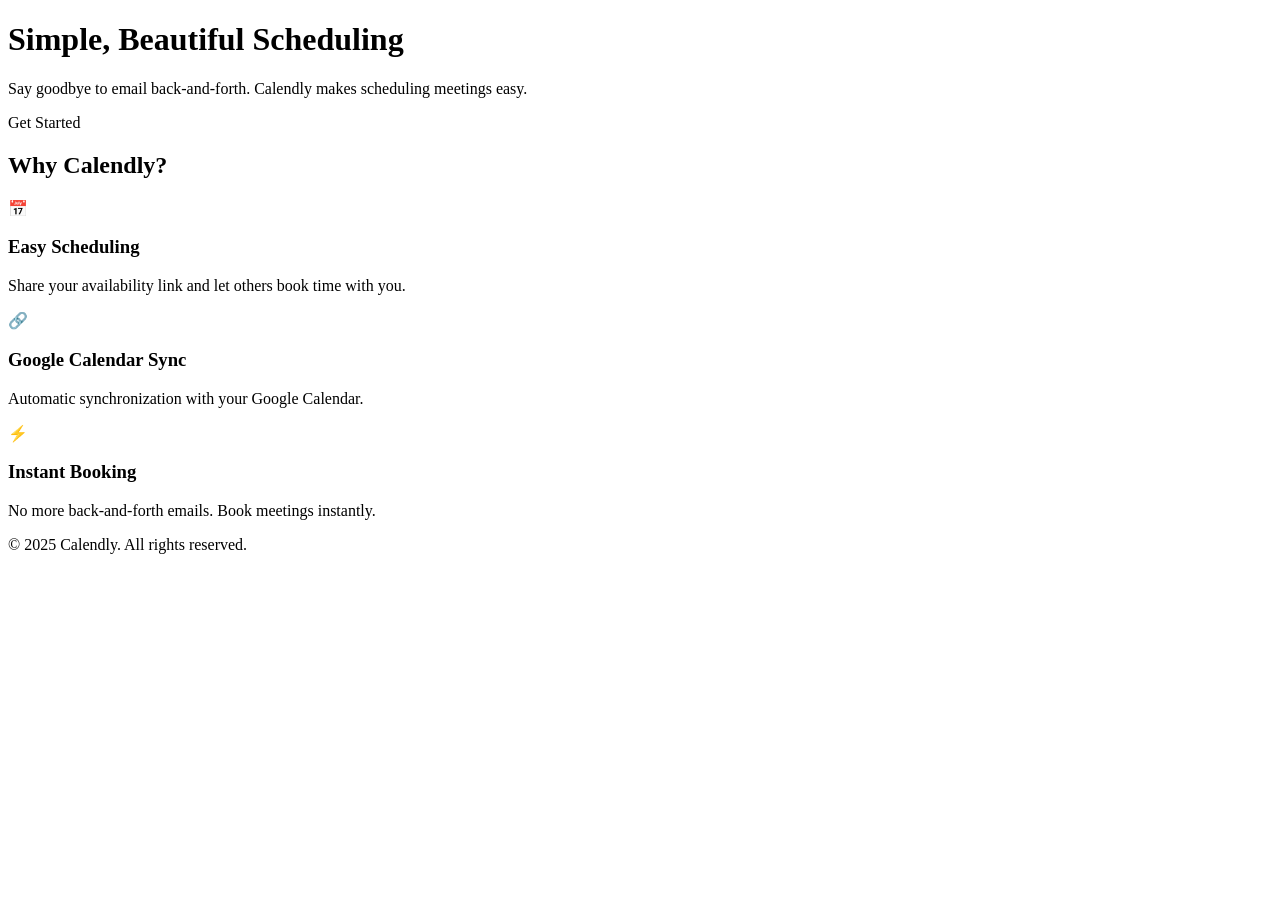
<file: src/main/resources/templates/index.html>
<!DOCTYPE html>
<html xmlns:th="http://www.thymeleaf.org">
<head>
    <meta charset="UTF-8">
    <meta name="viewport" content="width=device-width, initial-scale=1.0">
    <title>Calendit - Simple, Beautiful Scheduling</title>
    <link rel="stylesheet" th:href="@{/css/styles.css}">
</head>
<body>
<div class="hero">
    <div class="container">
        <div class="hero-content">
            <h1>Simple, Beautiful Scheduling</h1>
            <p>Say goodbye to email back-and-forth. Calendly makes scheduling meetings easy.</p>
            <a th:href="@{/login}" class="btn btn-primary btn-large">Get Started</a>
        </div>
    </div>
</div>

<div class="features">
    <div class="container">
        <h2>Why Calendly?</h2>
        <div class="feature-grid">
            <div class="feature-card">
                <div class="feature-icon">📅</div>
                <h3>Easy Scheduling</h3>
                <p>Share your availability link and let others book time with you.</p>
            </div>
            <div class="feature-card">
                <div class="feature-icon">🔗</div>
                <h3>Google Calendar Sync</h3>
                <p>Automatic synchronization with your Google Calendar.</p>
            </div>
            <div class="feature-card">
                <div class="feature-icon">⚡</div>
                <h3>Instant Booking</h3>
                <p>No more back-and-forth emails. Book meetings instantly.</p>
            </div>
        </div>
    </div>
</div>

<footer>
    <div class="container">
        <p>&copy; 2025 Calendly. All rights reserved.</p>
    </div>
</footer>
</body>
</html>
</file>
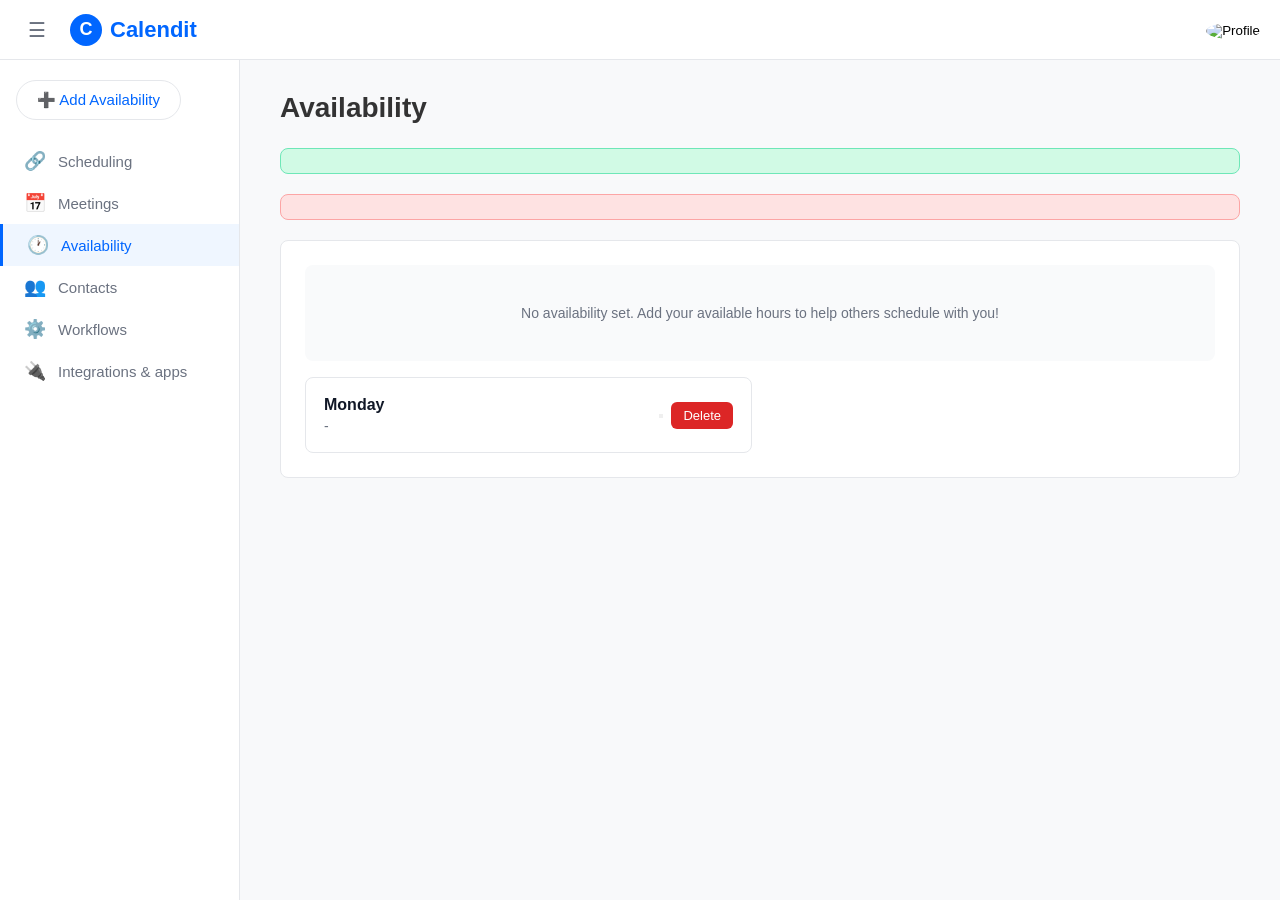
<file: src/main/resources/templates/availability.html>
<!DOCTYPE html>
<html xmlns:th="http://www.thymeleaf.org" xmlns:sec="http://www.thymeleaf.org/extras/spring-security">
<head>
    <meta charset="UTF-8">
    <meta name="viewport" content="width=device-width, initial-scale=1.0">
    <title>Availability - Calendit</title>
    <style>
        * {
            margin: 0;
            padding: 0;
            box-sizing: border-box;
        }

        body {
            font-family: -apple-system, BlinkMacSystemFont, 'Segoe UI', Roboto, 'Helvetica Neue', Arial, sans-serif;
            background-color: #f8f9fa;
            color: #333;
        }

        .navbar {
            background-color: #fff;
            border-bottom: 1px solid #e5e7eb;
            padding: 12px 20px;
            display: flex;
            justify-content: space-between;
            align-items: center;
            position: fixed;
            top: 0;
            left: 0;
            right: 0;
            z-index: 100;
            height: 60px;
        }

        .navbar-left {
            display: flex;
            align-items: center;
            gap: 16px;
        }

        .logo {
            display: flex;
            align-items: center;
            gap: 8px;
            font-size: 22px;
            font-weight: 600;
            color: #0066ff;
        }

        .logo-icon {
            width: 32px;
            height: 32px;
            background: #0066ff;
            border-radius: 50%;
            display: flex;
            align-items: center;
            justify-content: center;
            color: white;
            font-size: 18px;
        }

        .collapse-btn {
            background: none;
            border: none;
            font-size: 20px;
            cursor: pointer;
            padding: 8px;
            color: #6b7280;
        }

        .navbar-right {
            display: flex;
            align-items: center;
            gap: 16px;
        }

        .profile-pic {
            width: 36px;
            height: 36px;
            border-radius: 50%;
            cursor: pointer;
            object-fit: cover;
        }

        .dropdown {
            position: relative;
        }

        .dropdown-toggle {
            background: none;
            border: none;
            cursor: pointer;
            padding: 0;
        }

        .dropdown-menu {
            display: none;
            position: absolute;
            right: 0;
            top: 45px;
            background: white;
            border: 1px solid #e5e7eb;
            border-radius: 8px;
            box-shadow: 0 4px 12px rgba(0,0,0,0.1);
            min-width: 200px;
            z-index: 1000;
        }

        .dropdown-menu.show {
            display: block;
        }

        .user-name {
            padding: 12px 16px;
            border-bottom: 1px solid #e5e7eb;
            font-weight: 600;
            color: #111827;
        }

        .dropdown-item {
            display: block;
            width: 100%;
            padding: 10px 16px;
            text-align: left;
            background: none;
            border: none;
            color: #374151;
            cursor: pointer;
            text-decoration: none;
            font-size: 14px;
        }

        .dropdown-item:hover {
            background: #f9fafb;
        }

        .layout {
            display: flex;
            margin-top: 60px;
            height: calc(100vh - 60px);
        }

        .sidebar {
            width: 240px;
            background: #fff;
            border-right: 1px solid #e5e7eb;
            padding: 20px 0;
            overflow-y: auto;
        }

        .sidebar.collapsed {
            margin-left: -240px;
        }

        .create-btn {
            background: #fff;
            border: 1px solid #e5e7eb;
            border-radius: 50px;
            padding: 10px 20px;
            margin: 0 16px 20px;
            cursor: pointer;
            display: flex;
            align-items: center;
            justify-content: center;
            gap: 8px;
            font-size: 15px;
            font-weight: 500;
            color: #0066ff;
        }

        .create-btn:hover {
            background: #f9fafb;
        }

        .sidebar-menu {
            list-style: none;
        }

        .sidebar-item {
            padding: 10px 24px;
            display: flex;
            align-items: center;
            gap: 12px;
            color: #6b7280;
            cursor: pointer;
            font-size: 15px;
            transition: all 0.2s;
        }

        .sidebar-item:hover {
            background: #f9fafb;
            color: #111827;
        }

        .sidebar-item.active {
            color: #0066ff;
            background: #eff6ff;
            border-left: 3px solid #0066ff;
        }

        .sidebar-item a {
            text-decoration: none;
            color: inherit;
            display: flex;
            align-items: center;
            gap: 12px;
        }

        .sidebar-item-icon {
            font-size: 18px;
        }

        .main-content {
            flex: 1;
            overflow-y: auto;
            padding: 32px 40px;
        }

        .content-header {
            display: flex;
            justify-content: space-between;
            align-items: center;
            margin-bottom: 24px;
        }

        .content-header h1 {
            font-size: 28px;
            font-weight: 600;
        }

        .card-section {
            background: white;
            border: 1px solid #e5e7eb;
            border-radius: 8px;
            padding: 24px;
            margin-bottom: 24px;
        }

        .availability-grid {
            display: grid;
            grid-template-columns: repeat(auto-fill, minmax(350px, 1fr));
            gap: 16px;
            margin-top: 16px;
        }

        .availability-card {
            background: white;
            padding: 18px;
            border-radius: 8px;
            border: 1px solid #e5e7eb;
            display: flex;
            justify-content: space-between;
            align-items: center;
            transition: all 0.2s;
        }

        .availability-card:hover {
            box-shadow: 0 2px 8px rgba(0,0,0,0.08);
        }

        .day-name {
            font-weight: 600;
            font-size: 16px;
            color: #111827;
            margin-bottom: 4px;
        }

        .time-range {
            color: #6b7280;
            font-size: 14px;
        }

        .actions {
            display: flex;
            gap: 8px;
        }

        .btn-toggle {
            background: #f3f4f6;
            color: #0066ff;
            border: 1px solid #e5e7eb;
            border-radius: 6px;
            padding: 6px 12px;
            font-size: 13px;
            cursor: pointer;
        }

        .btn-toggle:hover {
            background: #e5e7eb;
        }

        .btn-toggle.disabled {
            background: #fee2e2;
            color: #991b1b;
        }

        .btn-danger {
            background: #dc2626;
            color: white;
            border: none;
            border-radius: 6px;
            padding: 6px 12px;
            font-size: 13px;
            cursor: pointer;
        }

        .btn-danger:hover {
            background: #b91c1c;
        }

        .empty-state {
            text-align: center;
            color: #6b7280;
            padding: 40px 20px;
            background: #f9fafb;
            border-radius: 8px;
            font-size: 14px;
        }

        .alert {
            padding: 12px 16px;
            border-radius: 8px;
            margin-bottom: 20px;
        }

        .alert-success {
            background: #d1fae5;
            color: #065f46;
            border: 1px solid #6ee7b7;
        }

        .alert-danger {
            background: #fee2e2;
            color: #991b1b;
            border: 1px solid #fca5a5;
        }

        .overlay {
            display: none;
            position: fixed;
            top: 60px;
            left: 0;
            right: 0;
            bottom: 0;
            background: rgba(0,0,0,0.3);
            z-index: 80;
        }

        .overlay.show {
            display: block;
        }

        .sidebar-panel {
            position: fixed;
            right: -500px;
            top: 60px;
            width: 480px;
            height: calc(100vh - 60px);
            background: white;
            box-shadow: -2px 0 8px rgba(0,0,0,0.1);
            transition: right 0.3s;
            z-index: 90;
            overflow-y: auto;
        }

        .sidebar-panel.open {
            right: 0;
        }

        .panel-header {
            padding: 24px;
            border-bottom: 1px solid #e5e7eb;
            display: flex;
            justify-content: space-between;
            align-items: center;
        }

        .close-panel-btn {
            background: none;
            border: none;
            font-size: 24px;
            cursor: pointer;
            color: #6b7280;
        }

        .panel-content {
            padding: 24px;
        }

        .panel-section {
            margin-bottom: 20px;
        }

        .panel-section-label {
            font-size: 12px;
            font-weight: 600;
            color: #6b7280;
            text-transform: uppercase;
            margin-bottom: 8px;
            letter-spacing: 0.5px;
        }

        .form-input {
            width: 100%;
            padding: 10px 12px;
            border: 1px solid #e5e7eb;
            border-radius: 6px;
            font-size: 14px;
            font-family: inherit;
        }

        .form-input:focus {
            outline: none;
            border-color: #0066ff;
            box-shadow: 0 0 0 3px rgba(0, 102, 255, 0.1);
        }

        .panel-footer {
            padding: 20px 24px;
            border-top: 1px solid #e5e7eb;
            display: flex;
            justify-content: flex-end;
            gap: 12px;
        }

        .btn-primary {
            background: #0066ff;
            color: white;
            border: none;
            border-radius: 50px;
            padding: 10px 24px;
            font-size: 15px;
            font-weight: 500;
            cursor: pointer;
        }

        .btn-primary:hover {
            background: #0052cc;
        }
    </style>
</head>
<body>
<!-- Navbar -->
<nav class="navbar">
    <div class="navbar-left">
        <button class="collapse-btn" onclick="toggleSidebar()">☰</button>
        <div class="logo">
            <div class="logo-icon">C</div>
            Calendit
        </div>
    </div>
    <div class="navbar-right">
        <div sec:authorize="isAuthenticated()">
            <div class="dropdown">
                <button class="dropdown-toggle" onclick="toggleDropdown()">
                    <img th:src="${picture}" alt="Profile" class="profile-pic">
                </button>
                <div id="dropdownMenu" class="dropdown-menu">
                    <p class="user-name" th:text="${name}">User</p>
                    <form th:action="@{/logout}" method="post" style="margin: 0;">
                        <button type="submit" class="dropdown-item logout-btn">Logout</button>
                    </form>
                </div>
            </div>
        </div>
    </div>
</nav>

<!-- Layout -->
<div class="layout">
    <!-- Sidebar -->
    <aside class="sidebar" id="sidebar">
        <button class="create-btn" onclick="openAvailabilityForm()">
            ➕ Add Availability
        </button>

        <ul class="sidebar-menu">
            <li class="sidebar-item">
                <a th:href="@{/dashboard}">
                    <span class="sidebar-item-icon">🔗</span>
                    Scheduling
                </a>
            </li>
            <li class="sidebar-item">
                <a th:href="@{/meetings}">
                    <span class="sidebar-item-icon">📅</span>
                    Meetings
                </a>
            </li>
            <li class="sidebar-item active">
                <a th:href="@{/availability}">
                    <span class="sidebar-item-icon">🕐</span>
                    Availability
                </a>
            </li>
            <li class="sidebar-item">
                <span class="sidebar-item-icon">👥</span>
                Contacts
            </li>
            <li class="sidebar-item">
                <span class="sidebar-item-icon">⚙️</span>
                Workflows
            </li>
            <li class="sidebar-item">
                <a th:href="@{/integrations}">
                    <span class="sidebar-item-icon">🔌</span>
                    Integrations & apps
                </a>
            </li>
        </ul>
    </aside>

    <!-- Main Content -->
    <main class="main-content">
        <div class="content-header">
            <h1>Availability</h1>
        </div>

        <!-- Success/Error Messages -->
        <div th:if="${success}" class="alert alert-success" th:text="${success}"></div>
        <div th:if="${error}" class="alert alert-danger" th:text="${error}"></div>

        <!-- Availability List -->
        <div class="card-section">
            <div th:if="${#lists.isEmpty(schedules)}">
                <p class="empty-state">No availability set. Add your available hours to help others schedule with you!</p>
            </div>

            <div th:if="${!#lists.isEmpty(schedules)}" class="availability-grid">
                <div th:each="schedule : ${schedules}" class="availability-card">
                    <div>
                        <div class="day-name" th:text="${schedule.dayOfWeek}">Monday</div>
                        <div class="time-range">
                            <span th:text="${#temporals.format(schedule.startTime, 'hh:mm a')}"></span>
                            -
                            <span th:text="${#temporals.format(schedule.endTime, 'hh:mm a')}"></span>
                        </div>
                    </div>
                    <div class="actions">
                        <form th:action="@{/availability/toggle/{id}(id=${schedule.id})}" method="post" style="display: inline;">
                            <button type="submit" th:class="${schedule.enabled} ? 'btn-toggle' : 'btn-toggle disabled'">
                                <span th:text="${schedule.enabled} ? '✓ Enabled' : '✗ Disabled'"></span>
                            </button>
                        </form>
                        <form th:action="@{/availability/delete/{id}(id=${schedule.id})}" method="post" style="display: inline;">
                            <button type="submit" class="btn-danger" onclick="return confirm('Delete this availability?')">Delete</button>
                        </form>
                    </div>
                </div>
            </div>
        </div>
    </main>
</div>

<!-- Add Availability Form Overlay -->
<div class="overlay" id="availabilityOverlay" onclick="closeAvailabilityForm()"></div>
<div class="sidebar-panel" id="availabilityPanel">
    <div class="panel-header">
        <h2>Add Availability</h2>
        <button class="close-panel-btn" onclick="closeAvailabilityForm()">✕</button>
    </div>

    <form th:action="@{/availability/add}" method="post" id="availabilityForm">
        <div class="panel-content">
            <div class="panel-section">
                <label for="dayOfWeek" class="panel-section-label">Day of Week</label>
                <select id="dayOfWeek" name="dayOfWeek" required class="form-input">
                    <option value="">Select day</option>
                    <option value="MONDAY">Monday</option>
                    <option value="TUESDAY">Tuesday</option>
                    <option value="WEDNESDAY">Wednesday</option>
                    <option value="THURSDAY">Thursday</option>
                    <option value="FRIDAY">Friday</option>
                    <option value="SATURDAY">Saturday</option>
                    <option value="SUNDAY">Sunday</option>
                </select>
            </div>

            <div class="panel-section">
                <label for="startTime" class="panel-section-label">Start Time</label>
                <input type="time" id="startTime" name="startTime" required class="form-input">
            </div>

            <div class="panel-section">
                <label for="endTime" class="panel-section-label">End Time</label>
                <input type="time" id="endTime" name="endTime" required class="form-input">
                <small style="color: #6b7280; margin-top: 4px; display: block;">Must be after start time</small>
            </div>
        </div>

        <div class="panel-footer">
            <button type="button" class="btn-secondary" onclick="closeAvailabilityForm()">Cancel</button>
            <button type="submit" class="btn-primary">Add Availability</button>
        </div>
    </form>
</div>

<script>
    function toggleSidebar() {
        document.getElementById('sidebar').classList.toggle('collapsed');
    }

    function openAvailabilityForm() {
        document.getElementById('availabilityPanel').classList.add('open');
        document.getElementById('availabilityOverlay').classList.add('show');
    }

    function closeAvailabilityForm() {
        document.getElementById('availabilityPanel').classList.remove('open');
        document.getElementById('availabilityOverlay').classList.remove('show');
    }

    function toggleDropdown() {
        const dropdownMenu = document.getElementById('dropdownMenu');
        dropdownMenu.classList.toggle('show');
    }

    window.addEventListener('click', function(e) {
        if (!e.target.closest('.dropdown')) {
            document.querySelectorAll('.dropdown-menu').forEach(menu => menu.classList.remove('show'));
        }
    });

    // Validate end time > start time
    document.getElementById('availabilityForm').addEventListener('submit', function(e) {
        const startTime = document.getElementById('startTime').value;
        const endTime = document.getElementById('endTime').value;

        if (endTime <= startTime) {
            e.preventDefault();
            alert('End time must be after start time!');
        }
    });
</script>
</body>
</html>
</file>
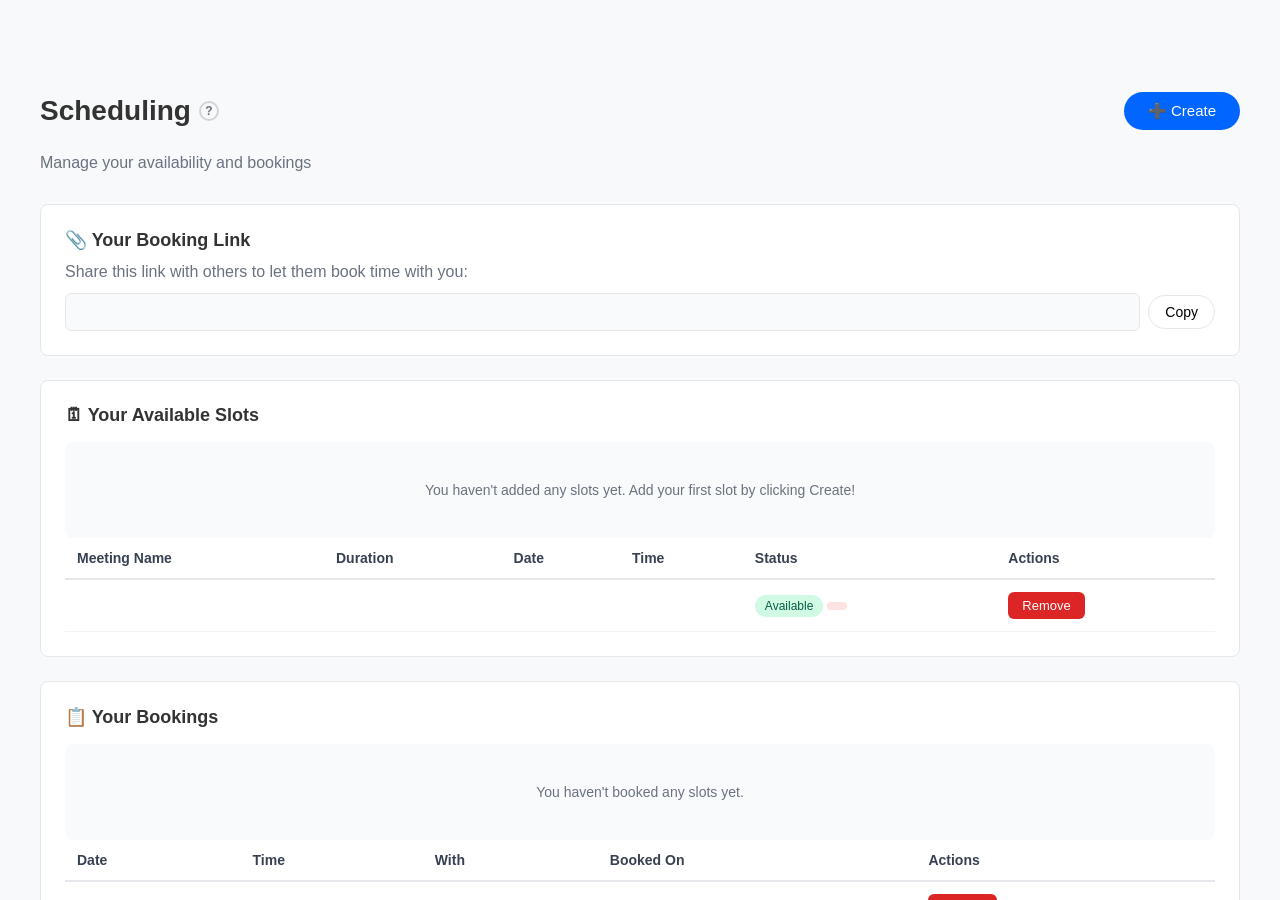
<file: src/main/resources/templates/dashboard.html>
<!DOCTYPE html>
<html xmlns:th="http://www.thymeleaf.org" xmlns:sec="http://www.thymeleaf.org/extras/spring-security">
<head>
    <meta charset="UTF-8">
    <meta name="viewport" content="width=device-width, initial-scale=1.0">
    <title>Scheduling - Calendly</title>
    <style>
        * {
            margin: 0;
            padding: 0;
            box-sizing: border-box;
        }

        body {
            font-family: -apple-system, BlinkMacSystemFont, 'Segoe UI', Roboto, 'Helvetica Neue', Arial, sans-serif;
            background-color: #f8f9fa;
            color: #333;
        }

        /* Navbar */
        .navbar {
            background-color: #fff;
            border-bottom: 1px solid #e5e7eb;
            padding: 12px 20px;
            display: flex;
            justify-content: space-between;
            align-items: center;
            position: fixed;
            top: 0;
            left: 0;
            right: 0;
            z-index: 100;
            height: 60px;
        }

        .navbar-left {
            display: flex;
            align-items: center;
            gap: 16px;
        }

        .logo {
            display: flex;
            align-items: center;
            gap: 8px;
            font-size: 22px;
            font-weight: 600;
            color: #0066ff;
        }

        .logo-icon {
            width: 32px;
            height: 32px;
            background: #0066ff;
            border-radius: 50%;
            display: flex;
            align-items: center;
            justify-content: center;
            color: white;
            font-size: 18px;
        }

        .collapse-btn {
            background: none;
            border: none;
            font-size: 20px;
            cursor: pointer;
            padding: 8px;
            color: #6b7280;
        }

        .navbar-right {
            display: flex;
            align-items: center;
            gap: 16px;
        }

        .icon-btn {
            background: none;
            border: none;
            cursor: pointer;
            padding: 8px;
            color: #6b7280;
            font-size: 18px;
        }

        .profile-pic {
            width: 36px;
            height: 36px;
            border-radius: 50%;
            cursor: pointer;
            object-fit: cover;
        }

        /* Dropdown */
        .dropdown {
            position: relative;
        }

        .dropdown-toggle {
            background: none;
            border: none;
            cursor: pointer;
            padding: 0;
        }

        .dropdown-menu {
            display: none;
            position: absolute;
            right: 0;
            top: 45px;
            background: white;
            border: 1px solid #e5e7eb;
            border-radius: 8px;
            box-shadow: 0 4px 12px rgba(0,0,0,0.1);
            min-width: 200px;
            z-index: 1000;
        }

        .dropdown-menu.show {
            display: block;
        }

        .user-name {
            padding: 12px 16px;
            border-bottom: 1px solid #e5e7eb;
            font-weight: 600;
            color: #111827;
        }

        .dropdown-item {
            display: block;
            width: 100%;
            padding: 10px 16px;
            text-align: left;
            background: none;
            border: none;
            color: #374151;
            cursor: pointer;
            text-decoration: none;
            font-size: 14px;
        }

        .dropdown-item:hover {
            background: #f9fafb;
        }

        .logout-btn {
            color: #dc2626;
        }

        /* Layout */
        .layout {
            display: flex;
            margin-top: 60px;
            height: calc(100vh - 60px);
        }

        /* Sidebar */
        .sidebar {
            width: 240px;
            background: #fff;
            border-right: 1px solid #e5e7eb;
            padding: 20px 0;
            overflow-y: auto;
            transition: margin-left 0.3s;
        }

        .sidebar.collapsed {
            margin-left: -240px;
        }

        .create-btn {
            background: #fff;
            border: 1px solid #e5e7eb;
            border-radius: 50px;
            padding: 10px 20px;
            margin: 0 16px 20px;
            cursor: pointer;
            display: flex;
            align-items: center;
            justify-content: center;
            gap: 8px;
            font-size: 15px;
            font-weight: 500;
            color: #0066ff;
        }

        .create-btn:hover {
            background: #f9fafb;
        }

        .sidebar-menu {
            list-style: none;
        }

        .sidebar-item {
            padding: 10px 24px;
            display: flex;
            align-items: center;
            gap: 12px;
            color: #6b7280;
            cursor: pointer;
            font-size: 15px;
            transition: all 0.2s;
        }

        .sidebar-item:hover {
            background: #f9fafb;
            color: #111827;
        }

        .sidebar-item.active {
            color: #0066ff;
            background: #eff6ff;
            border-left: 3px solid #0066ff;
        }

        .sidebar-item-icon {
            font-size: 18px;
        }

        .sidebar-divider {
            margin: 16px 0;
        }

        /* Main Content */
        .main-content {
            flex: 1;
            overflow-y: auto;
            padding: 32px 40px;
        }

        .content-header {
            display: flex;
            justify-content: space-between;
            align-items: center;
            margin-bottom: 24px;
        }

        .content-header h1 {
            font-size: 28px;
            font-weight: 600;
            display: flex;
            align-items: center;
            gap: 8px;
        }

        .help-icon {
            width: 20px;
            height: 20px;
            border: 2px solid #d1d5db;
            border-radius: 50%;
            display: inline-flex;
            align-items: center;
            justify-content: center;
            font-size: 12px;
            color: #6b7280;
            cursor: help;
        }

        .create-dropdown-btn {
            background: #0066ff;
            color: white;
            border: none;
            border-radius: 50px;
            padding: 10px 24px;
            font-size: 15px;
            font-weight: 500;
            cursor: pointer;
            display: flex;
            align-items: center;
            gap: 8px;
        }

        .create-dropdown-btn:hover {
            background: #0052cc;
        }

        /* Tabs */
        .tabs {
            display: flex;
            gap: 32px;
            border-bottom: 2px solid #e5e7eb;
            margin-bottom: 24px;
        }

        .tab {
            padding: 12px 0;
            font-size: 15px;
            color: #6b7280;
            cursor: pointer;
            border-bottom: 2px solid transparent;
            margin-bottom: -2px;
            transition: all 0.2s;
        }

        .tab.active {
            color: #111827;
            border-bottom-color: #0066ff;
            font-weight: 500;
        }

        .tab:hover {
            color: #111827;
        }

        /* Search */
        .search-box {
            position: relative;
            margin-bottom: 24px;
            max-width: 400px;
        }

        .search-box input {
            width: 100%;
            padding: 10px 12px 10px 40px;
            border: 1px solid #e5e7eb;
            border-radius: 8px;
            font-size: 14px;
        }

        .search-icon {
            position: absolute;
            left: 12px;
            top: 50%;
            transform: translateY(-50%);
            color: #9ca3af;
        }

        /* User Section */
        .user-section {
            background: #f9fafb;
            padding: 16px;
            border-radius: 8px;
            display: flex;
            align-items: center;
            justify-content: space-between;
            margin-bottom: 24px;
        }

        .user-info {
            display: flex;
            align-items: center;
            gap: 12px;
        }

        .user-info-avatar {
            width: 40px;
            height: 40px;
            border-radius: 50%;
            background: #6366f1;
            color: white;
            display: flex;
            align-items: center;
            justify-content: center;
            font-weight: 600;
        }

        .user-name {
            font-weight: 500;
            color: #111827;
        }

        .view-landing-link {
            color: #0066ff;
            text-decoration: none;
            font-size: 14px;
            display: flex;
            align-items: center;
            gap: 4px;
        }

        /* Event Card */
        .card-section {
            background: white;
            border: 1px solid #e5e7eb;
            border-radius: 8px;
            padding: 24px;
            margin-bottom: 24px;
        }

        .link-box {
            display: flex;
            gap: 8px;
            align-items: center;
        }

        .link-input {
            flex: 1;
            padding: 10px 12px;
            border: 1px solid #e5e7eb;
            border-radius: 6px;
            font-size: 14px;
            background: #f9fafb;
        }

        .slot-table {
            width: 100%;
            border-collapse: collapse;
            background: white;
        }

        .slot-table th {
            text-align: left;
            padding: 12px;
            border-bottom: 2px solid #e5e7eb;
            font-weight: 600;
            color: #374151;
            font-size: 14px;
        }

        .slot-table td {
            padding: 12px;
            border-bottom: 1px solid #f3f4f6;
            font-size: 14px;
        }

        .slot-table tr:hover {
            background: #f9fafb;
        }

        .badge {
            display: inline-block;
            padding: 4px 10px;
            border-radius: 12px;
            font-size: 12px;
            font-weight: 500;
        }

        .badge-success {
            background: #d1fae5;
            color: #065f46;
        }

        .badge-booked {
            background: #fee2e2;
            color: #991b1b;
        }

        .btn-danger {
            background: #dc2626;
            color: white;
            border: none;
            border-radius: 6px;
            padding: 6px 14px;
            font-size: 13px;
            cursor: pointer;
        }

        .btn-danger:hover {
            background: #b91c1c;
        }

        .empty-state {
            text-align: center;
            color: #6b7280;
            padding: 40px 20px;
            background: #f9fafb;
            border-radius: 8px;
            font-size: 14px;
        }

        .event-card {
            background: white;
            border: 1px solid #e5e7eb;
            border-left: 4px solid #8b5cf6;
            border-radius: 8px;
            padding: 20px;
            margin-bottom: 16px;
            display: flex;
            align-items: center;
            gap: 16px;
        }

        .event-checkbox {
            width: 20px;
            height: 20px;
            cursor: pointer;
        }

        .event-info {
            flex: 1;
        }

        .event-title {
            font-size: 16px;
            font-weight: 600;
            color: #111827;
            margin-bottom: 4px;
        }

        .event-meta {
            font-size: 14px;
            color: #6b7280;
            display: flex;
            align-items: center;
            gap: 8px;
        }

        .event-duration-icon {
            color: #f59e0b;
        }

        .event-actions {
            display: flex;
            gap: 8px;
        }

        .copy-link-btn {
            background: white;
            border: 1px solid #e5e7eb;
            border-radius: 50px;
            padding: 8px 16px;
            font-size: 14px;
            cursor: pointer;
            display: flex;
            align-items: center;
            gap: 6px;
        }

        .copy-link-btn:hover {
            background: #f9fafb;
        }

        .menu-btn {
            background: none;
            border: none;
            cursor: pointer;
            padding: 8px;
            color: #6b7280;
            font-size: 18px;
        }

        /* Sidebar Panel */
        .sidebar-panel {
            position: fixed;
            right: -500px;
            top: 60px;
            width: 480px;
            height: calc(100vh - 60px);
            background: white;
            box-shadow: -2px 0 8px rgba(0,0,0,0.1);
            transition: right 0.3s;
            z-index: 90;
            overflow-y: auto;
        }

        .sidebar-panel.open {
            right: 0;
        }

        .panel-header {
            padding: 24px;
            border-bottom: 1px solid #e5e7eb;
            display: flex;
            justify-content: space-between;
            align-items: center;
        }

        .close-panel-btn {
            background: none;
            border: none;
            font-size: 24px;
            cursor: pointer;
            color: #6b7280;
        }

        .panel-content {
            padding: 24px;
        }

        .panel-section {
            margin-bottom: 24px;
        }

        .panel-section-label {
            font-size: 12px;
            font-weight: 600;
            color: #6b7280;
            text-transform: uppercase;
            margin-bottom: 8px;
            letter-spacing: 0.5px;
        }

        .panel-section-value {
            font-size: 16px;
            color: #111827;
            padding: 12px;
            background: #f9fafb;
            border-radius: 6px;
            margin-bottom: 4px;
        }

        .event-type-badge {
            display: inline-block;
            background: #eff6ff;
            color: #0066ff;
            padding: 4px 8px;
            border-radius: 4px;
            font-size: 12px;
            font-weight: 500;
        }

        .panel-expandable {
            cursor: pointer;
            display: flex;
            justify-content: space-between;
            align-items: center;
            padding: 12px;
            background: #f9fafb;
            border-radius: 6px;
        }

        .tip-box {
            display: flex;
            gap: 8px;
            padding: 12px;
            background: #eff6ff;
            border-radius: 6px;
            font-size: 13px;
            color: #1e40af;
        }

        .panel-footer {
            position: sticky;
            bottom: 0;
            background: white;
            padding: 20px 24px;
            border-top: 1px solid #e5e7eb;
            display: flex;
            justify-content: flex-end;
            gap: 12px;
        }

        .btn-secondary {
            background: white;
            border: 1px solid #e5e7eb;
            border-radius: 50px;
            padding: 10px 24px;
            font-size: 15px;
            cursor: pointer;
        }

        .btn-primary {
            background: #0066ff;
            color: white;
            border: none;
            border-radius: 50px;
            padding: 10px 24px;
            font-size: 15px;
            font-weight: 500;
            cursor: pointer;
        }

        .btn-primary:hover {
            background: #0052cc;
        }

        /* Alerts */
        .alert {
            padding: 12px 16px;
            border-radius: 8px;
            margin-bottom: 20px;
        }

        .alert-success {
            background: #d1fae5;
            color: #065f46;
            border: 1px solid #6ee7b7;
        }

        .alert-danger {
            background: #fee2e2;
            color: #991b1b;
            border: 1px solid #fca5a5;
        }

        /* Overlay */
        .overlay {
            display: none;
            position: fixed;
            top: 60px;
            left: 0;
            right: 0;
            bottom: 0;
            background: rgba(0,0,0,0.3);
            z-index: 80;
        }

        .overlay.show {
            display: block;
        }
    </style>
</head>
<body>
<!-- Include the navbar fragment -->
<div th:replace="fragments/navbar :: navbar"></div>

<!-- Layout -->
<div class="layout">
    <!--    sidebar-->
    <div th:replace="fragments/sidebar :: sidebar"></div>

    <!-- Main Content -->
    <main class="main-content">
        <!-- Header -->
        <div class="content-header">
            <h1>
                Scheduling
                <span class="help-icon">?</span>
            </h1>
            <button class="create-dropdown-btn" onclick="openCreatePanel()">
                ➕ Create
            </button>
        </div>

        <p style="color: #6b7280; margin-bottom: 32px;">Manage your availability and bookings</p>

        <!-- Your Booking Link -->
        <div class="card-section">
            <h3 style="font-size: 18px; font-weight: 600; margin-bottom: 12px;">📎 Your Booking Link</h3>
            <p style="color: #6b7280; margin-bottom: 12px;">Share this link with others to let them book time with you:</p>
            <div class="link-box">
                <input type="text" th:value="${'https://calenditapplication.onrender.com/slots/list?owner=' + email}" readonly class="link-input" id="bookingLink">
                <button class="copy-link-btn" onclick="copyBookingLink()">Copy</button>
            </div>
        </div>

        <!-- Your Available Slots -->
        <div class="card-section">
            <h3 style="font-size: 18px; font-weight: 600; margin-bottom: 16px;">🗓 Your Available Slots</h3>
            <div th:if="${#lists.isEmpty(mySlots)}">
                <p class="empty-state">You haven't added any slots yet. Add your first slot by clicking Create!</p>
            </div>
            <table th:if="${!#lists.isEmpty(mySlots)}" class="slot-table">
                <thead>
                <tr>
                    <th>Meeting Name</th>
                    <th>Duration</th>
                    <th>Date</th>
                    <th>Time</th>
                    <th>Status</th>
                    <th>Actions</th>
                </tr>
                </thead>
                <tbody>
                <tr th:each="slot : ${mySlots}">
                    <td th:text="${slot.meetingName}"></td>
                    <td th:text="${slot.durationMinutes + ' min'}"></td>
                    <td th:text="${#temporals.format(slot.date, 'dd MMM yyyy')}"></td>
                    <td th:text="${#temporals.format(slot.time, 'hh:mm a')}"></td>
                    <td>
                        <span th:if="${slot.available}" class="badge badge-success">Available</span>
                        <span th:if="${!slot.available}" class="badge badge-booked"
                              th:text="${'Booked by ' + slot.booking.bookedBy.name}"></span>
                    </td>
                    <td>
                        <form th:action="@{/slots/remove}" method="post" style="display: inline;">
                            <input type="hidden" name="slotId" th:value="${slot.id}">
                            <button type="submit" class="btn-danger"
                                    onclick="return confirm('Are you sure you want to remove this slot?')">
                                Remove
                            </button>
                        </form>
                    </td>
                </tr>
                </tbody>
            </table>
        </div>

        <!-- Your Bookings -->
        <div class="card-section">
            <h3 style="font-size: 18px; font-weight: 600; margin-bottom: 16px;">📋 Your Bookings</h3>
            <div th:if="${#lists.isEmpty(myBookings)}">
                <p class="empty-state">You haven't booked any slots yet.</p>
            </div>
            <table th:if="${!#lists.isEmpty(myBookings)}" class="slot-table">
                <thead>
                <tr>
                    <th>Date</th>
                    <th>Time</th>
                    <th>With</th>
                    <th>Booked On</th>
                    <th>Actions</th>
                </tr>
                </thead>
                <tbody>
                <tr th:each="booking : ${myBookings}">
                    <td th:text="${#temporals.format(booking.slot.date, 'dd MMM yyyy')}"></td>
                    <td th:text="${#temporals.format(booking.slot.time, 'hh:mm a')}"></td>
                    <td th:text="${booking.slot.owner.name}"></td>
                    <td th:text="${#temporals.format(booking.bookingTime, 'dd MMM yyyy hh:mm a')}"></td>
                    <td>
                        <form th:action="@{/booking/cancel}" method="post" style="display: inline;">
                            <input type="hidden" name="bookingId" th:value="${booking.id}">
                            <button type="submit" class="btn-danger"
                                    onclick="return confirm('Are you sure you want to cancel this booking?')">
                                Cancel
                            </button>
                        </form>
                    </td>
                </tr>
                </tbody>
            </table>
        </div>
    </main>
</div>

<!-- Overlay -->
<div class="overlay" id="overlay" onclick="closePanel()"></div>

<!-- Create/Edit Sidebar Panel -->
<div class="sidebar-panel" id="sidebarPanel">
    <div class="panel-header">
        <h2 style="font-size: 18px; font-weight: 600;">New Meeting</h2>
        <button class="close-panel-btn" onclick="closePanel()">✕</button>
    </div>

    <form th:action="@{/slots/add}" method="post" id="slotForm">
        <div class="panel-content">

            <!-- Meeting Name -->
            <div class="panel-section">
                <label for="meetingName" class="panel-section-label">Meeting Name</label>
                <input type="text" id="meetingName" name="meetingName"
                       placeholder="e.g. Intro Call" required
                       style="width: 100%; padding: 12px; border: 1px solid #e5e7eb; border-radius: 6px; font-size: 15px;">
            </div>

            <!-- Duration -->
            <div class="panel-section">
                <div class="panel-section-label">Duration</div>
                <div class="panel-expandable">
                    <div style="display: flex; align-items: center; gap: 8px;">
                        <span>🕐</span>
                        <input type="number" id="duration" name="durationMinutes" value="30" min="5" step="5" required
                               style="border: none; background: transparent; width: 60px; font-size: 15px;">
                        <span>min</span>
                    </div>
                </div>
            </div>

            <!-- Date -->
            <div class="panel-section">
                <label for="date" class="panel-section-label">Date</label>
                <input type="date" id="date" name="date" required
                       style="width: 100%; padding: 12px; border: 1px solid #e5e7eb; border-radius: 6px; font-size: 15px;">
            </div>

            <!-- Time -->
            <div class="panel-section">
                <label for="time" class="panel-section-label">Time</label>
                <input type="time" id="time" name="time" required
                       style="width: 100%; padding: 12px; border: 1px solid #e5e7eb; border-radius: 6px; font-size: 15px;">
            </div>

            <!-- Host -->
            <div class="panel-section">
                <div class="panel-section-label">Host</div>
                <div class="panel-section-value">
                    <div style="display: flex; align-items: center; gap: 8px;">

                        <!-- If user has a profile picture -->
                        <img th:if="${user.picture != null}"
                             th:src="${user.picture}"
                             alt="User Picture"
                             style="width: 32px; height: 32px; border-radius: 50%; object-fit: cover;">

                        <!-- Otherwise show initial -->
                        <div th:if="${user.picture == null}"
                             class="user-info-avatar"
                             style="width: 32px; height: 32px; font-size: 14px; display: flex; align-items: center; justify-content: center; background-color: #ddd; border-radius: 50%;"
                             th:text="${#strings.substring(user.name, 0, 1)}">
                            U
                        </div>

                        <!-- Display name + “(you)” -->
                        <span th:text="${user.name + ' (you)'}">User (you)</span>
                    </div>
                </div>
            </div>
        </div>

        <div class="panel-footer">
            <button type="submit" class="btn-primary">Create</button>
        </div>
    </form>
</div>
<script th:src="@{/js/main.js}"></script>
</body>
</html>
</file>
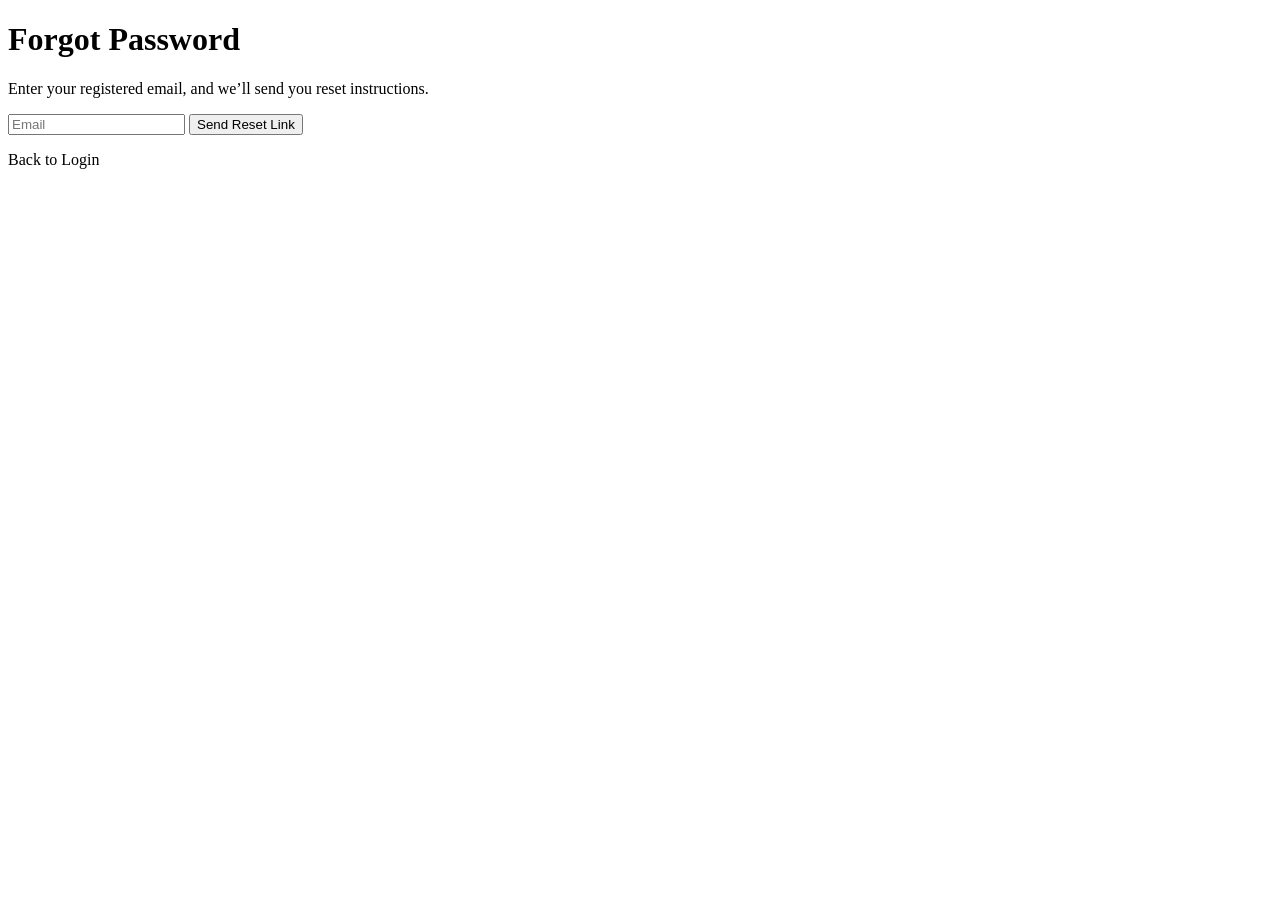
<file: src/main/resources/templates/forgot-password.html>
<!DOCTYPE html>
<html xmlns:th="http://www.thymeleaf.org">
<head>
    <meta charset="UTF-8">
    <meta name="viewport" content="width=device-width, initial-scale=1.0">
    <title>Forgot Password - Calendly</title>
    <link rel="stylesheet" th:href="@{/css/forgot.css}">
</head>
<body>
<div class="forgot-page">
    <div class="forgot-container">
        <div class="forgot-box">
            <h1>Forgot Password</h1>
            <p>Enter your registered email, and we’ll send you reset instructions.</p>
            <form th:action="@{/forgot-password}" method="post">
                <input type="email" name="email" placeholder="Email" required>
                <button type="submit" class="btn btn-primary">Send Reset Link</button>
            </form>
            <p><a th:href="@{/login}">Back to Login</a></p>
        </div>
    </div>
</div>
</body>
</html>
</file>
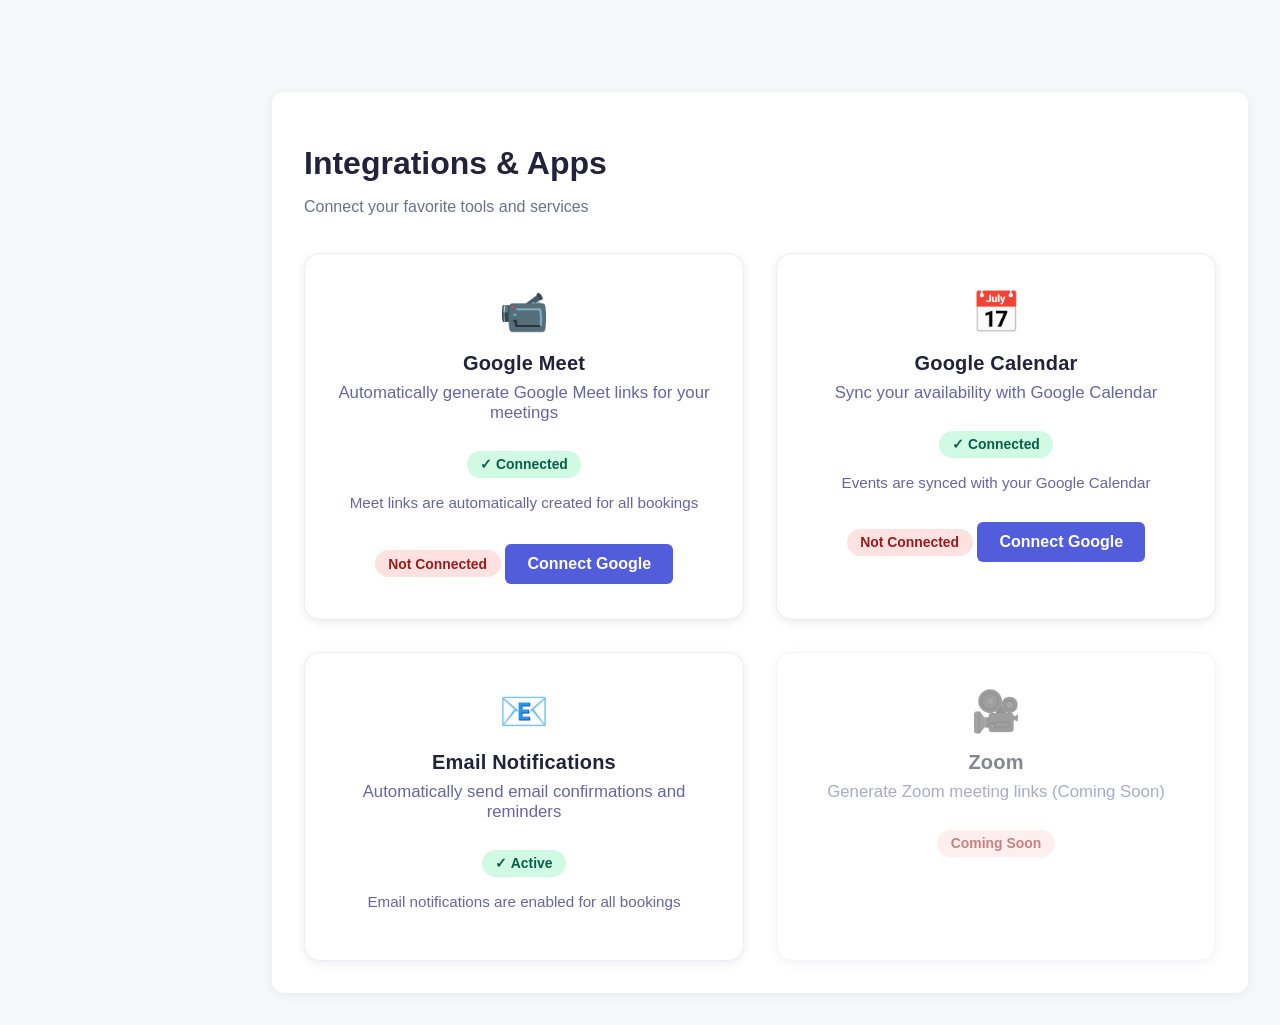
<file: src/main/resources/templates/integrations.html>
<!DOCTYPE html>
<html xmlns:th="http://www.thymeleaf.org">
<head>
    <meta charset="UTF-8">
    <title>Integrations - Calendit</title>

    <!-- Global & Shared Styles -->
    <link rel="stylesheet" th:href="@{/css/styles.css}">
    <link rel="stylesheet" th:href="@{/css/navbar.css}">
    <link rel="stylesheet" th:href="@{/css/sidebar.css}">

    <style>
        /* Page background and typography */
        body {
            background: #f7f8fa;
            font-family: 'Segoe UI', Arial, sans-serif;
            color: #22223b;
            margin: 0;
        }

        /* Layout for Navbar + Sidebar + Main content */
        .layout {
            display: flex;
            margin-top: 60px; /* height of navbar */
            min-height: calc(100vh - 60px);
        }

        /* Sidebar */
        .sidebar {
            width: 240px;
            background: #ffffff;
            border-right: 1px solid #e5e7eb;
            position: fixed;
            top: 60px;
            left: 0;
            height: calc(100vh - 60px);
            overflow-y: auto;
        }

        /* Main Content */
        .main-content {
            flex: 1;
            margin-left: 240px; /* same as sidebar width */
            padding: 2rem;
            background: #f7f8fa;
            overflow-y: auto;
        }

        /* Page container */
        .container {
            background: #fff;
            border-radius: 12px;
            box-shadow: 0 2px 12px rgba(33,37,41,0.07);
            padding: 2rem;
            max-width: 1200px;
            margin: 0 auto;
        }

        /* Buttons */
        .btn-primary {
            background: #525ddc;
            color: #fff;
            border: none;
            padding: 0.7rem 1.4rem;
            border-radius: 6px;
            font-size: 1rem;
            font-weight: 600;
            cursor: pointer;
            transition: background 0.22s;
            text-decoration: none;
        }
        .btn-primary:hover {
            background: #363db7;
        }

        .btn-secondary {
            background: #f3f4fc;
            color: #476cf2;
            border: 1px solid #dbeafe;
            padding: 0.7rem 1.5rem;
            border-radius: 6px;
            font-size: 1rem;
            font-weight: 500;
            text-decoration: none;
            cursor: pointer;
        }

        /* Integrations Grid */
        .integration-grid {
            display: grid;
            grid-template-columns: repeat(auto-fit, minmax(320px, 1fr));
            gap: 2rem;
            margin-top: 2.3rem;
        }

        .integration-card {
            background: white;
            padding: 2.2rem 1.5rem;
            border-radius: 1rem;
            box-shadow: 0 2px 10px rgba(0,0,0,0.08);
            text-align: center;
            border: 1px solid #ececfb;
            transition: transform 0.14s, box-shadow 0.16s;
        }
        .integration-card:hover {
            transform: translateY(-3px) scale(1.03);
            box-shadow: 0 6px 22px rgba(122,130,195,0.14);
        }

        .integration-icon {
            font-size: 2.5rem;
            margin-bottom: 1rem;
            display: block;
        }

        .integration-title {
            font-size: 1.25rem;
            font-weight: 700;
            color: #22223b;
            margin-bottom: 0.5rem;
            letter-spacing: 0.01em;
        }

        .integration-desc {
            color: #66669f;
            margin-bottom: 1.3rem;
            font-size: 1.05rem;
        }

        /* Status badges */
        .status-badge {
            display: inline-block;
            padding: 0.35rem 0.85rem;
            border-radius: 1rem;
            font-size: 0.87rem;
            font-weight: 700;
            margin-top: 0.4rem;
        }

        .status-connected {
            background-color: #d1fae5;
            color: #065f46;
        }

        .status-not-connected {
            background-color: #fee2e2;
            color: #991b1b;
        }

        @media (max-width: 700px) {
            .main-content {
                margin-left: 0;
                padding: 1rem;
            }
            .sidebar {
                display: none;
            }
        }
    </style>
</head>

<body>
<!-- Navbar Fragment -->
<div th:replace="fragments/navbar :: navbar"></div>

<!-- Sidebar + Main Layout -->
<div class="layout">

    <!-- Sidebar Fragment -->
    <div th:replace="fragments/sidebar :: sidebar"></div>

    <!-- Main Page Content -->
    <div class="main-content">
        <div class="container">
            <h1 style="font-size: 2rem; margin-bottom: 1rem;">Integrations & Apps</h1>
            <p style="color: #6b7280; margin-bottom: 2.2rem;">Connect your favorite tools and services</p>

            <div class="integration-grid">

                <!-- Google Meet -->
                <div class="integration-card">
                    <div class="integration-icon">📹</div>
                    <div class="integration-title">Google Meet</div>
                    <div class="integration-desc">
                        Automatically generate Google Meet links for your meetings
                    </div>
                    <div th:if="${googleConnected}">
                        <span class="status-badge status-connected">✓ Connected</span>
                        <p style="margin-top: 1rem; font-size: 0.95rem; color: #66669f;">
                            Meet links are automatically created for all bookings
                        </p>
                    </div>
                    <div th:unless="${googleConnected}">
                        <span class="status-badge status-not-connected">Not Connected</span>
                        <a href="/oauth2/authorization/google" class="btn-primary"
                           style="margin-top: 1.1rem; display: inline-block;">
                            Connect Google
                        </a>
                    </div>
                </div>

                <!-- Google Calendar -->
                <div class="integration-card">
                    <div class="integration-icon">📅</div>
                    <div class="integration-title">Google Calendar</div>
                    <div class="integration-desc">Sync your availability with Google Calendar</div>
                    <div th:if="${googleConnected}">
                        <span class="status-badge status-connected">✓ Connected</span>
                        <p style="margin-top: 1rem; font-size: 0.95rem; color: #66669f;">
                            Events are synced with your Google Calendar
                        </p>
                    </div>
                    <div th:unless="${googleConnected}">
                        <span class="status-badge status-not-connected">Not Connected</span>
                        <a href="/oauth2/authorization/google" class="btn-primary"
                           style="margin-top: 1rem; display: inline-block;">
                            Connect Google
                        </a>
                    </div>
                </div>

                <!-- Email Notifications -->
                <div class="integration-card">
                    <div class="integration-icon">📧</div>
                    <div class="integration-title">Email Notifications</div>
                    <div class="integration-desc">
                        Automatically send email confirmations and reminders
                    </div>
                    <span class="status-badge status-connected">✓ Active</span>
                    <p style="margin-top: 1rem; font-size: 0.95rem; color: #66669f;">
                        Email notifications are enabled for all bookings
                    </p>
                </div>

                <!-- Zoom (Future) -->
                <div class="integration-card" style="opacity: 0.55;">
                    <div class="integration-icon">🎥</div>
                    <div class="integration-title">Zoom</div>
                    <div class="integration-desc">
                        Generate Zoom meeting links (Coming Soon)
                    </div>
                    <span class="status-badge status-not-connected">Coming Soon</span>
                </div>

            </div>
        </div>
    </div>
</div>

<script th:src="@{/js/main.js}"></script>
</body>
</html>
</file>
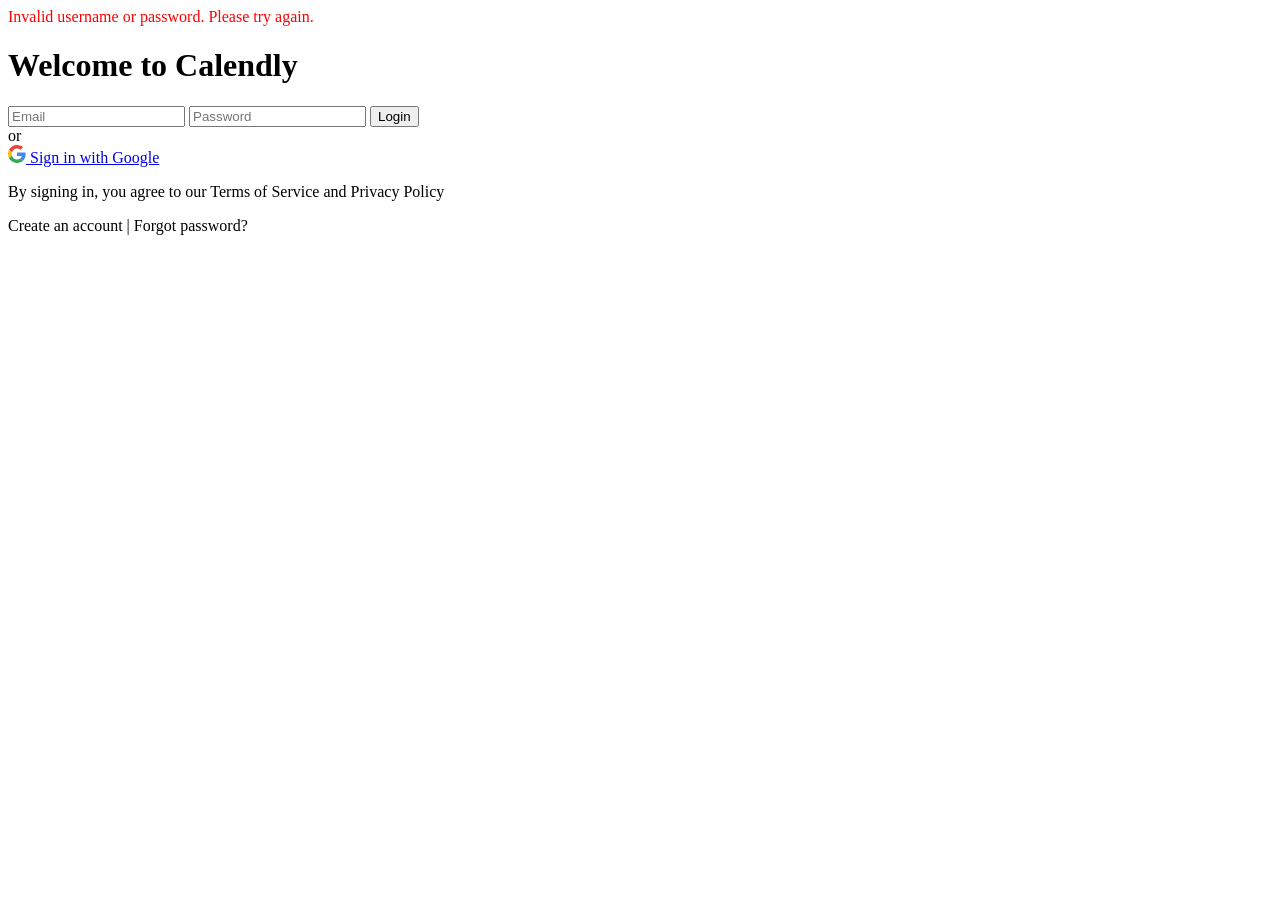
<file: src/main/resources/templates/login.html>
<!DOCTYPE html>
<html xmlns:th="http://www.thymeleaf.org">
<head>
    <meta charset="UTF-8">
    <meta name="viewport" content="width=device-width, initial-scale=1.0">
    <title>Login - Calendly</title>
    <link rel="stylesheet" th:href="@{/css/login.css}">
</head>
<body>
<div class="login-page">
    <div class="login-container">
        <div class="login-box">
            <div th:if="${param.error}" style="color: red; margin-bottom: 10px;">
                Invalid username or password. Please try again.
            </div>

            <h1>Welcome to Calendly</h1>

            <!-- Manual Login Form -->
            <form th:action="@{/login}" method="post" class="login-form">
                <input type="email" name="username" placeholder="Email" required>
                <input type="password" name="password" placeholder="Password" required>
                <button type="submit" class="btn btn-primary">Login</button>
            </form>

            <div class="divider">or</div>
<!--            <p>Sign in with your Google account to get started</p>-->
            <!-- Google Login -->
            <a href="/oauth2/authorization/google" class="btn btn-google">
                <svg width="18" height="18" xmlns="http://www.w3.org/2000/svg" viewBox="0 0 48 48">
                    <path fill="#EA4335" d="M24 9.5c3.54 0 6.71 1.22 9.21 3.6l6.85-6.85C35.9 2.38 30.47 0 24 0 14.62 0 6.51 5.38 2.56 13.22l7.98 6.19C12.43 13.72 17.74 9.5 24 9.5z"/>
                    <path fill="#4285F4" d="M46.98 24.55c0-1.57-.15-3.09-.38-4.55H24v9.02h12.94c-.58 2.96-2.26 5.48-4.78 7.18l7.73 6c4.51-4.18 7.09-10.36 7.09-17.65z"/>
                    <path fill="#FBBC05" d="M10.53 28.59c-.48-1.45-.76-2.99-.76-4.59s.27-3.14.76-4.59l-7.98-6.19C.92 16.46 0 20.12 0 24c0 3.88.92 7.54 2.56 10.78l7.97-6.19z"/>
                    <path fill="#34A853" d="M24 48c6.48 0 11.93-2.13 15.89-5.81l-7.73-6c-2.15 1.45-4.92 2.3-8.16 2.3-6.26 0-11.57-4.22-13.47-9.91l-7.98 6.19C6.51 42.62 14.62 48 24 48z"/>
                </svg>
                Sign in with Google
            </a>
            <p class="login-footer">By signing in, you agree to our Terms of Service and Privacy Policy</p>

            <p><a th:href="@{/signup}">Create an account</a> | <a th:href="@{/forgot-password}">Forgot password?</a></p>
        </div>
    </div>
</div>
</body>
</html>
</file>
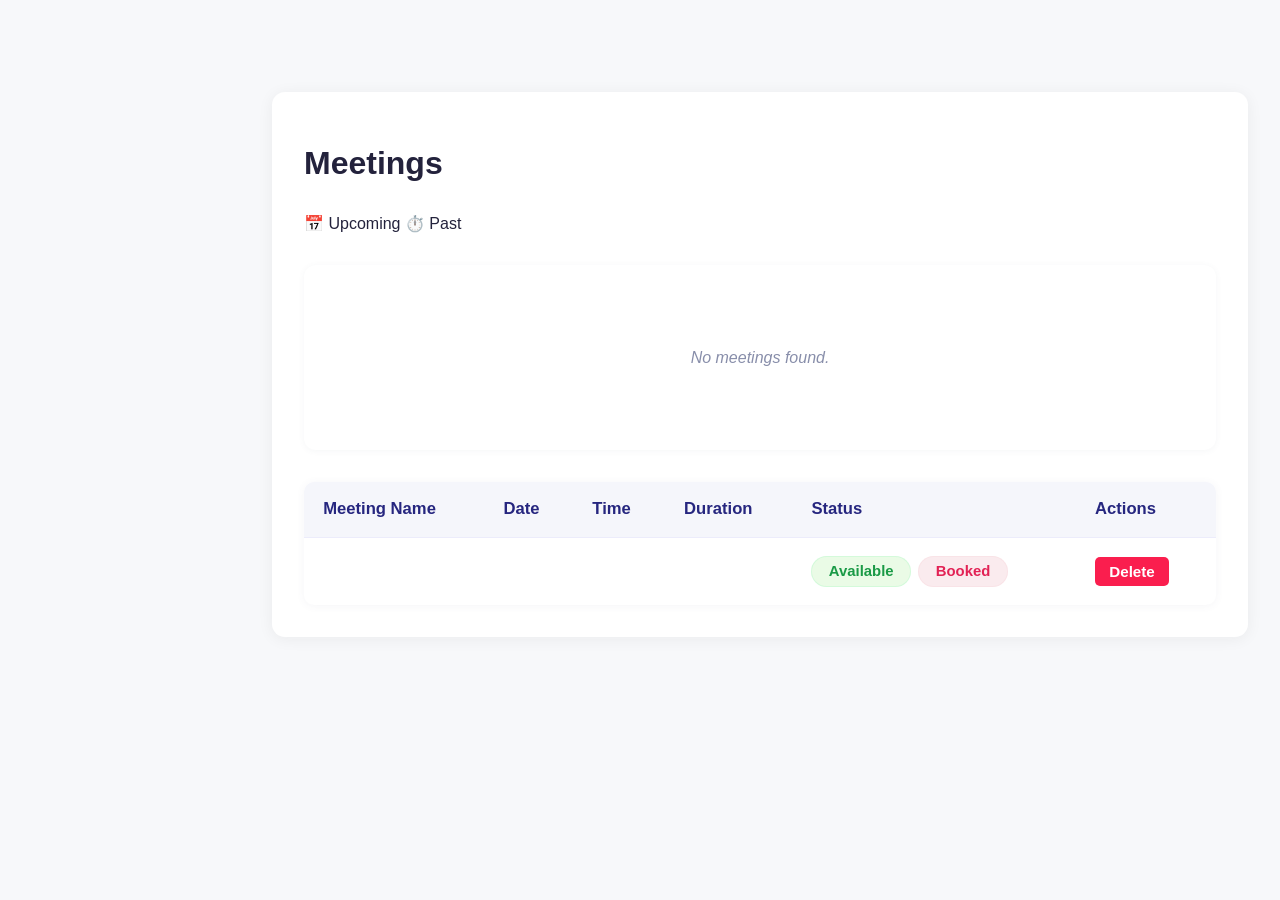
<file: src/main/resources/templates/meetings.html>
<!DOCTYPE html>
<html xmlns:th="http://www.thymeleaf.org">
<head>
    <meta charset="UTF-8">
    <title>Meetings - Calendit</title>

    <!-- Global and shared styles -->
    <link rel="stylesheet" th:href="@{/css/styles.css}">
    <link rel="stylesheet" th:href="@{/css/navbar.css}">
    <link rel="stylesheet" th:href="@{/css/sidebar.css}">

    <style>
        /* Global body styles */
        body {
            background: #f7f8fa;
            font-family: 'Segoe UI', Arial, sans-serif;
            color: #23223c;
            margin: 0;
        }

        /* Layout container */
        .layout {
            display: flex;
            margin-top: 60px; /* height of navbar */
            min-height: calc(100vh - 60px);
        }

        /* Sidebar */
        .sidebar {
            width: 240px;
            background: #fff;
            border-right: 1px solid #e5e7eb;
            position: fixed;
            top: 60px;
            left: 0;
            height: calc(100vh - 60px);
            overflow-y: auto;
        }

        /* Main content area */
        .main-content {
            flex: 1;
            margin-left: 240px;
            padding: 2rem;
            overflow-y: auto;
        }

        /* Meetings container */
        .container {
            background: #fff;
            border-radius: 13px;
            box-shadow: 0 2px 16px rgba(33,37,41,0.06);
            max-width: 1200px;
            margin: 0 auto;
            padding: 2rem;
        }

        .card {
            background: #fff;
            border-radius: 12px;
            padding: 2rem;
            box-shadow: 0 1px 6px rgba(90,99,120,0.06);
            margin-bottom: 2rem;
        }

        .empty-state {
            color: #888eaa;
            font-style: italic;
            padding: 2.2rem 0;
            text-align: center;
        }

        /* Meetings table */
        .slot-table {
            width: 100%;
            border-collapse: collapse;
            margin-top: 1rem;
            background: #fff;
            border-radius: 10px;
            box-shadow: 0 1px 8px rgba(80,80,116,0.06);
            overflow: hidden;
        }

        .slot-table th,
        .slot-table td {
            padding: 1.1rem 1.2rem;
            text-align: left;
            border-bottom: 1px solid #ececfb;
        }

        .slot-table th {
            font-weight: 700;
            color: #26267f;
            font-size: 1.04rem;
            background: #f5f6fb;
        }

        .slot-table tr:last-child td {
            border-bottom: none;
        }

        .slot-table tbody tr:hover {
            background: #f6f7fb;
        }

        /* Badges */
        .badge {
            display: inline-block;
            padding: 0.45em 1.1em;
            border-radius: 1.2em;
            font-size: 0.93rem;
            font-weight: 600;
            margin-right: 3px;
        }

        .badge-success {
            background-color: #eafbe6;
            color: #1a9a46;
            border: 1px solid #3ee98b20;
        }

        .badge-booked {
            background-color: #faebee;
            color: #e22255;
            border: 1px solid #f17a8c12;
        }

        /* Buttons */
        .btn-danger,
        .btn-small {
            background: #fa1e4e;
            color: #fff;
            border: none;
            padding: 0.45rem 1.1rem;
            border-radius: 5px;
            font-weight: 600;
            font-size: 1rem;
            cursor: pointer;
            transition: background 0.13s;
            margin-right: 5px;
        }

        .btn-danger:hover {
            background: #ad1444;
        }

        .btn-small {
            font-size: 0.95rem;
            padding: 0.39rem 0.89rem;
        }

        /* Tabs */
        .tabs {
            margin-top: 1rem;
            margin-bottom: 2rem;
        }

        .tab {
            border-radius: 8px 8px 0 0;
            background: #f7f8fa;
            border-bottom: 3px solid transparent;
            padding: 0.85rem 2.2rem;
            font-size: 1.07rem;
            font-weight: 600;
            color: #7a7a9d;
            cursor: pointer;
            margin-bottom: -2px;
            text-decoration: none;
            transition: border-color 0.2s, color 0.2s;
        }

        .tab.active {
            color: #667eea !important;
            background: #fff;
            border-bottom-color: #667eea;
        }

        .tab:hover {
            color: #555ad3;
        }

        /* Responsive */
        @media (max-width: 900px) {
            .main-content {
                margin-left: 0;
                padding: 1rem;
            }

            .sidebar {
                display: none;
            }

            .slot-table th,
            .slot-table td {
                padding: 0.7rem 0.7rem;
            }

            .tab {
                padding: 0.8rem 1.2rem;
                font-size: 1rem;
            }
        }
    </style>
</head>

<body>
<!-- Navbar -->
<div th:replace="fragments/navbar :: navbar"></div>

<!-- Sidebar + Main Layout -->
<div class="layout">

    <!-- Sidebar -->
    <div th:replace="fragments/sidebar :: sidebar"></div>

    <!-- Main Content -->
    <div class="main-content">
        <div class="container">
            <h1 style="font-size: 2rem; margin-bottom: 2rem;">Meetings</h1>

            <!-- Tabs -->
            <div class="tabs">
                <a th:href="@{/meetings?tab=upcoming}"
                   th:class="${activeTab == 'upcoming'} ? 'tab active' : 'tab'">
                    📅 Upcoming
                </a>
                <a th:href="@{/meetings?tab=past}"
                   th:class="${activeTab == 'past'} ? 'tab active' : 'tab'">
                    ⏱️ Past
                </a>
            </div>

            <!-- Empty State -->
            <div th:if="${#lists.isEmpty(slots)}" class="card">
                <p class="empty-state">No meetings found.</p>
            </div>

            <!-- Meetings Table -->
            <div th:if="${!#lists.isEmpty(slots)}">
                <table class="slot-table">
                    <thead>
                    <tr>
                        <th>Meeting Name</th>
                        <th>Date</th>
                        <th>Time</th>
                        <th>Duration</th>
                        <th>Status</th>
                        <th>Actions</th>
                    </tr>
                    </thead>
                    <tbody>
                    <tr th:each="slot : ${slots}">
                        <td th:text="${slot.meetingName}"></td>
                        <td th:text="${#temporals.format(slot.date, 'dd MMM yyyy')}"></td>
                        <td th:text="${#temporals.format(slot.time, 'hh:mm a')}"></td>
                        <td th:text="${slot.durationMinutes + ' min'}"></td>
                        <td>
                            <span th:if="${slot.available}" class="badge badge-success">Available</span>
                            <span th:if="${!slot.available}" class="badge badge-booked">Booked</span>
                        </td>
                        <td>
                            <form th:action="@{/slots/remove}" method="post" style="display: inline;">
                                <input type="hidden" name="slotId" th:value="${slot.id}">
                                <button type="submit" class="btn-danger btn-small">Delete</button>
                            </form>
                        </td>
                    </tr>
                    </tbody>
                </table>
            </div>
        </div>
    </div>
</div>

<script th:src="@{/js/main.js}"></script>
</body>
</html>
</file>
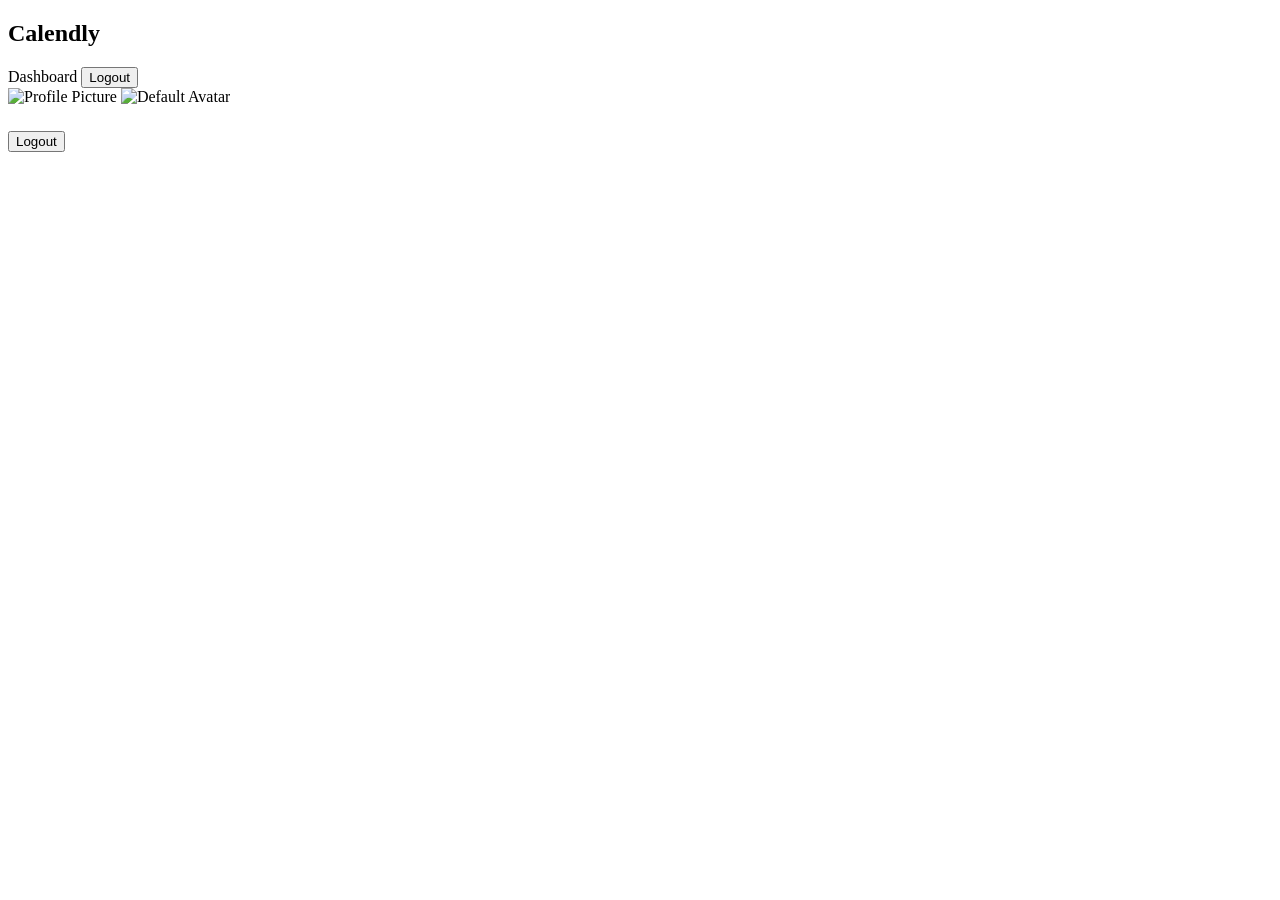
<file: src/main/resources/templates/profile.html>
<!DOCTYPE html>
<html lang="en" xmlns:th="http://www.thymeleaf.org">
<head>
    <meta charset="UTF-8">
    <meta name="viewport" content="width=device-width, initial-scale=1.0">
    <title>My Profile | Calendly</title>
    <link rel="stylesheet" th:href="@{/css/styles.css}">
</head>
<body>

<nav class="navbar">
    <div class="container">
        <div class="navbar-brand">
            <h2>Calendly</h2>
        </div>
        <div class="navbar-menu">
            <a th:href="@{/dashboard}" class="btn btn-secondary btn-small">Dashboard</a>
            <form th:action="@{/logout}" method="post" style="display:inline;">
                <button type="submit" class="btn btn-danger btn-small">Logout</button>
            </form>
        </div>
    </div>
</nav>

<div class="profile-container">
    <div class="profile-card">
        <img th:if="${user != null}"
             th:src="${user.picture != null} ? ${user.picture} : @{/images/default-avatar.png}"
             alt="Profile Picture"
             class="profile-large">

        <img th:if="${user == null}" th:src="@{/images/default-avatar.png}" alt="Default Avatar" class="profile-large">

        <h2 th:text="${user.name != null ? user.name : 'No Name'}"></h2>
        <p th:text="${user.email}"></p>

        <form th:action="@{/logout}" method="post" style="margin-top: 25px;">
            <button type="submit" class="btn btn-danger">Logout</button>
        </form>
    </div>
</div>

</body>
</html>
</file>
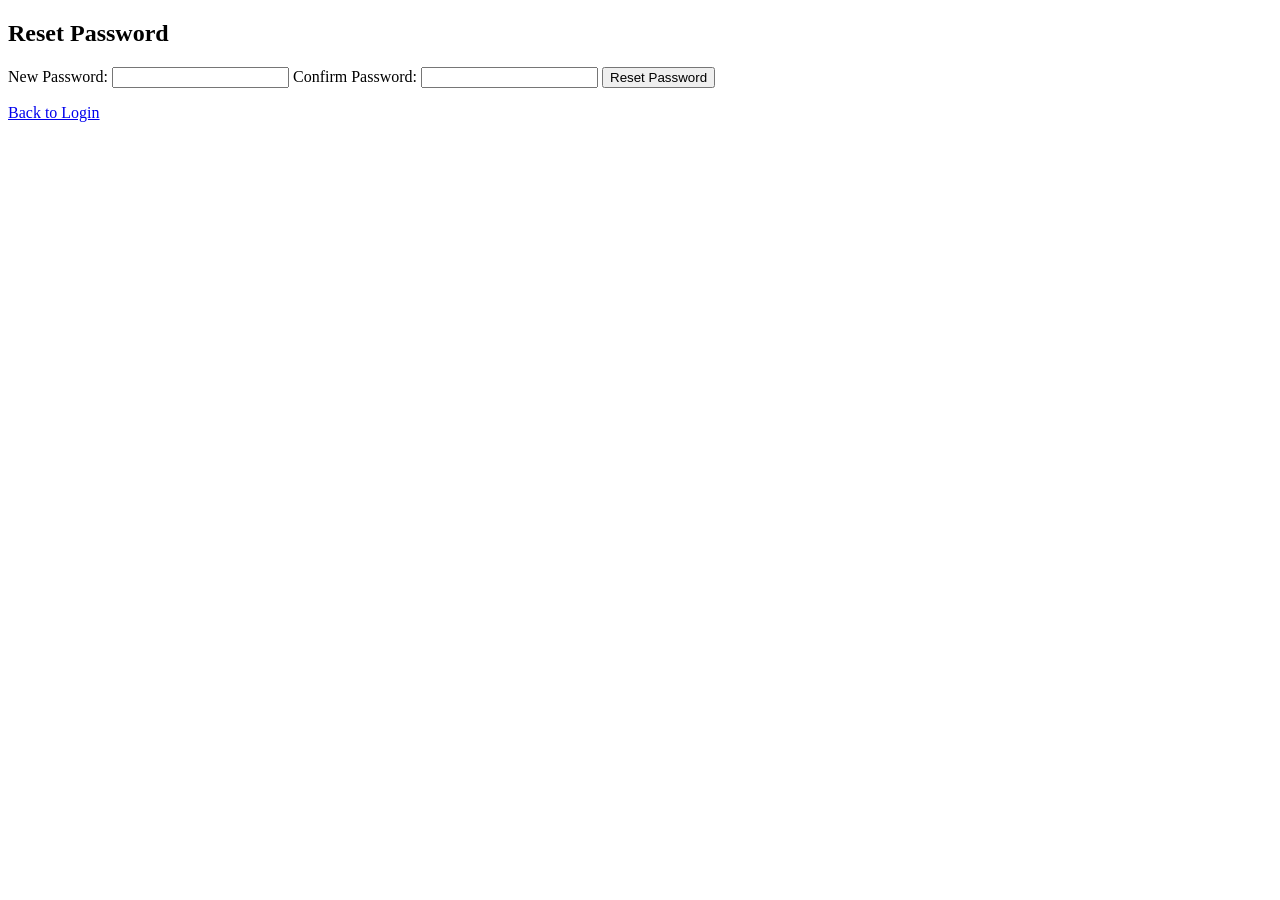
<file: src/main/resources/templates/reset-password.html>
<!DOCTYPE html>
<html xmlns:th="http://www.thymeleaf.org">
<head>
    <meta charset="UTF-8">
    <meta name="viewport" content="width=device-width, initial-scale=1.0">
    <title>Reset Password - Calendly</title>
    <link rel="stylesheet" th:href="@{/css/reset.css}">
</head>
<body>
<h2>Reset Password</h2>

<form th:action="@{/reset-password}" method="post">
    <input type="hidden" name="token" th:value="${token}">
    <label>New Password:</label>
    <input type="password" name="password" required>
    <label>Confirm Password:</label>
    <input type="password" name="confirmPassword" required>
    <button type="submit">Reset Password</button>
</form>

<p th:text="${message}" style="color:green"></p>
<p th:text="${error}" style="color:red"></p>

<a href="/login">Back to Login</a>
</body>
</html>
</file>
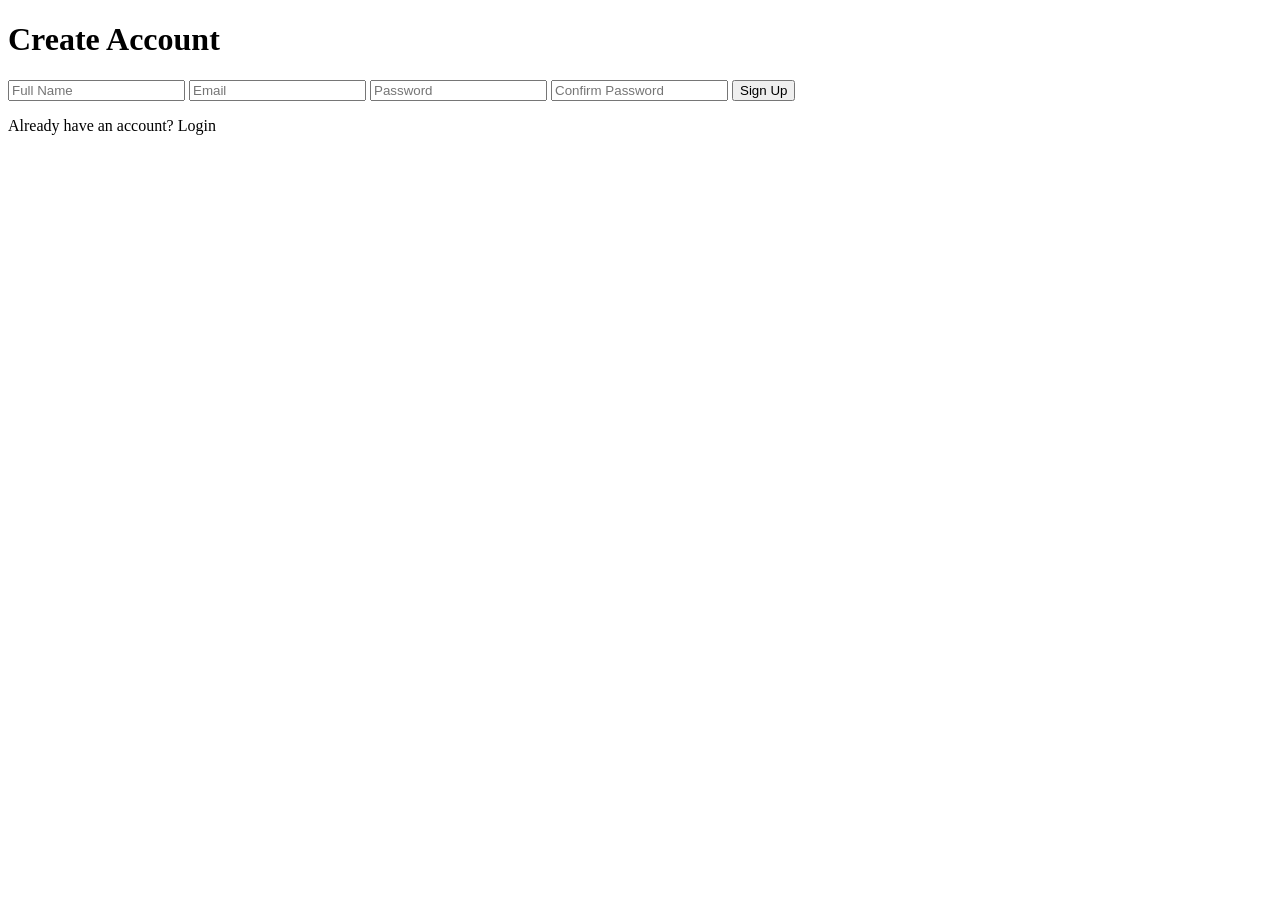
<file: src/main/resources/templates/signup.html>
<!DOCTYPE html>
<html xmlns:th="http://www.thymeleaf.org">
<head>
    <meta charset="UTF-8">
    <meta name="viewport" content="width=device-width, initial-scale=1.0">
    <title>Sign Up - Calendit</title>
    <link rel="stylesheet" th:href="@{/css/signup.css}">
</head>
<body>
<div class="signup-page">
    <div class="signup-container">
        <div class="signup-box">
            <h1>Create Account</h1>
            <form th:action="@{/signup}" method="post">
                <input type="text" name="name" placeholder="Full Name" required>
                <input type="email" name="email" placeholder="Email" required>
                <input type="password" name="password" placeholder="Password" required>
                <input type="password" name="confirmPassword" placeholder="Confirm Password" required>
                <button type="submit" class="btn btn-primary">Sign Up</button>
            </form>
            <p>Already have an account? <a th:href="@{/login}">Login</a></p>
        </div>
    </div>
</div>
</body>
</html>
</file>
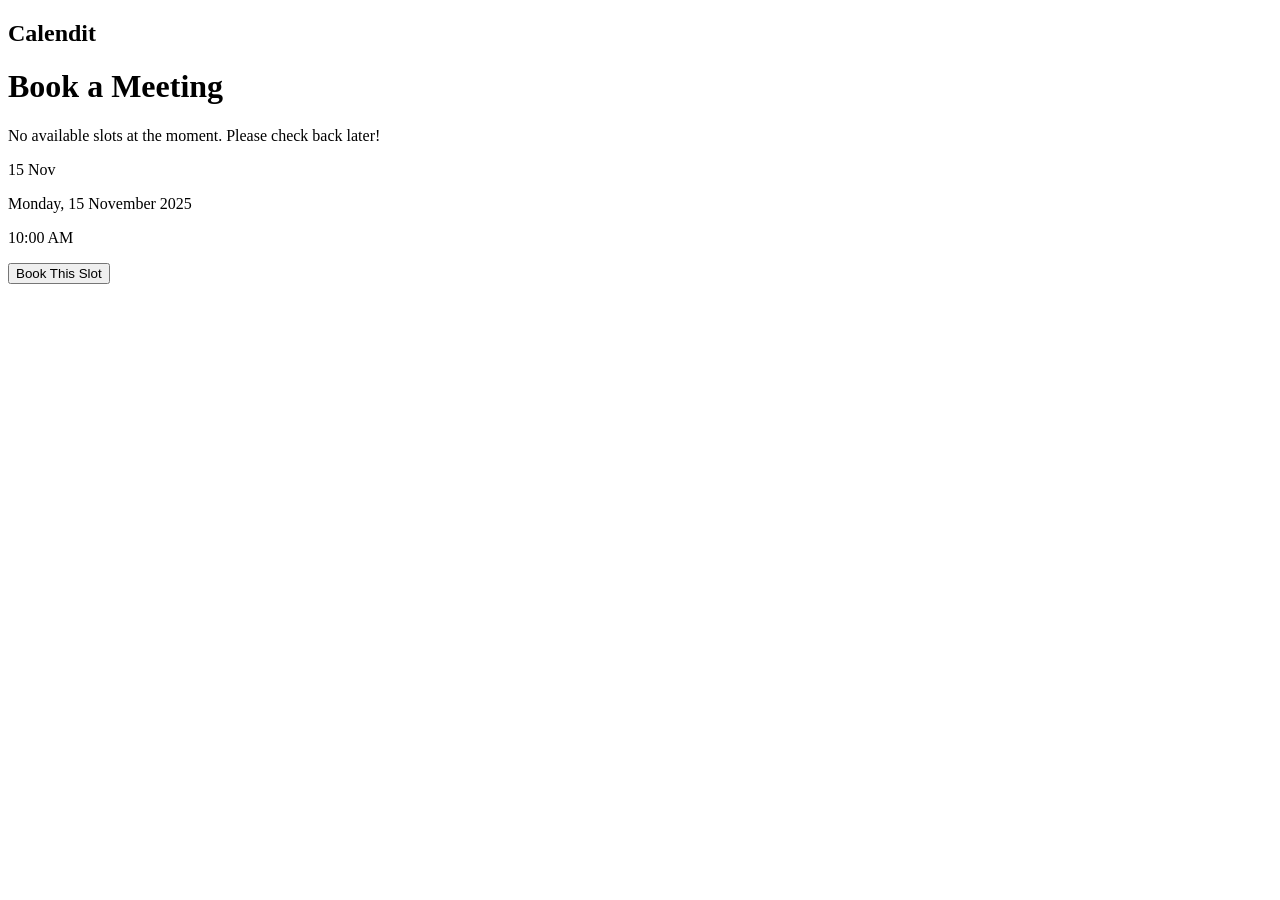
<file: src/main/resources/templates/slot-list.html>
<!DOCTYPE html>
<html xmlns:th="http://www.thymeleaf.org">
<head>
    <meta charset="UTF-8">
    <meta name="viewport" content="width=device-width, initial-scale=1.0">
    <title th:text="'Book a slot with ' + ${ownerName}">Book a Slot</title>
    <link rel="stylesheet" th:href="@{/css/styles.css}">
</head>
<body>
<nav class="navbar">
    <div class="container">
        <div class="navbar-brand">
            <h2>Calendit</h2>
        </div>
    </div>
</nav>

<div class="booking-page">
    <div class="container">
        <!-- Booking Header -->
        <div class="booking-header">
            <h1 th:text="'Book a meeting with ' + ${ownerName}">Book a Meeting</h1>
            <p th:text="'Select an available time slot from ' + ${ownerName} + '’s calendar'"></p>
        </div>

        <!-- Available Slots -->
        <div th:if="${#lists.isEmpty(slots)}" class="card">
            <p class="empty-state">No available slots at the moment. Please check back later!</p>
        </div>

        <div th:if="${!#lists.isEmpty(slots)}" class="slots-grid">
            <div th:each="slot : ${slots}" class="slot-card">
                <div class="slot-info">
                    <div class="slot-date">
                        <span class="date-day" th:text="${#temporals.day(slot.date)}">15</span>
                        <span class="date-month" th:text="${#temporals.format(slot.date, 'MMM')}">Nov</span>
                    </div>
                    <div class="slot-time">
                        <p th:text="${#temporals.format(slot.date, 'EEEE, dd MMMM yyyy')}">Monday, 15 November 2025</p>
                        <p class="time-text" th:text="${#temporals.format(slot.time, 'hh:mm a')}">10:00 AM</p>
                    </div>
                </div>
                <form th:action="@{/booking/book}" method="post">
                    <input type="hidden" name="slotId" th:value="${slot.id}">
                    <button type="submit" class="btn btn-primary">Book This Slot</button>
                </form>
            </div>
        </div>
</div>
</body>
</html>
</file>
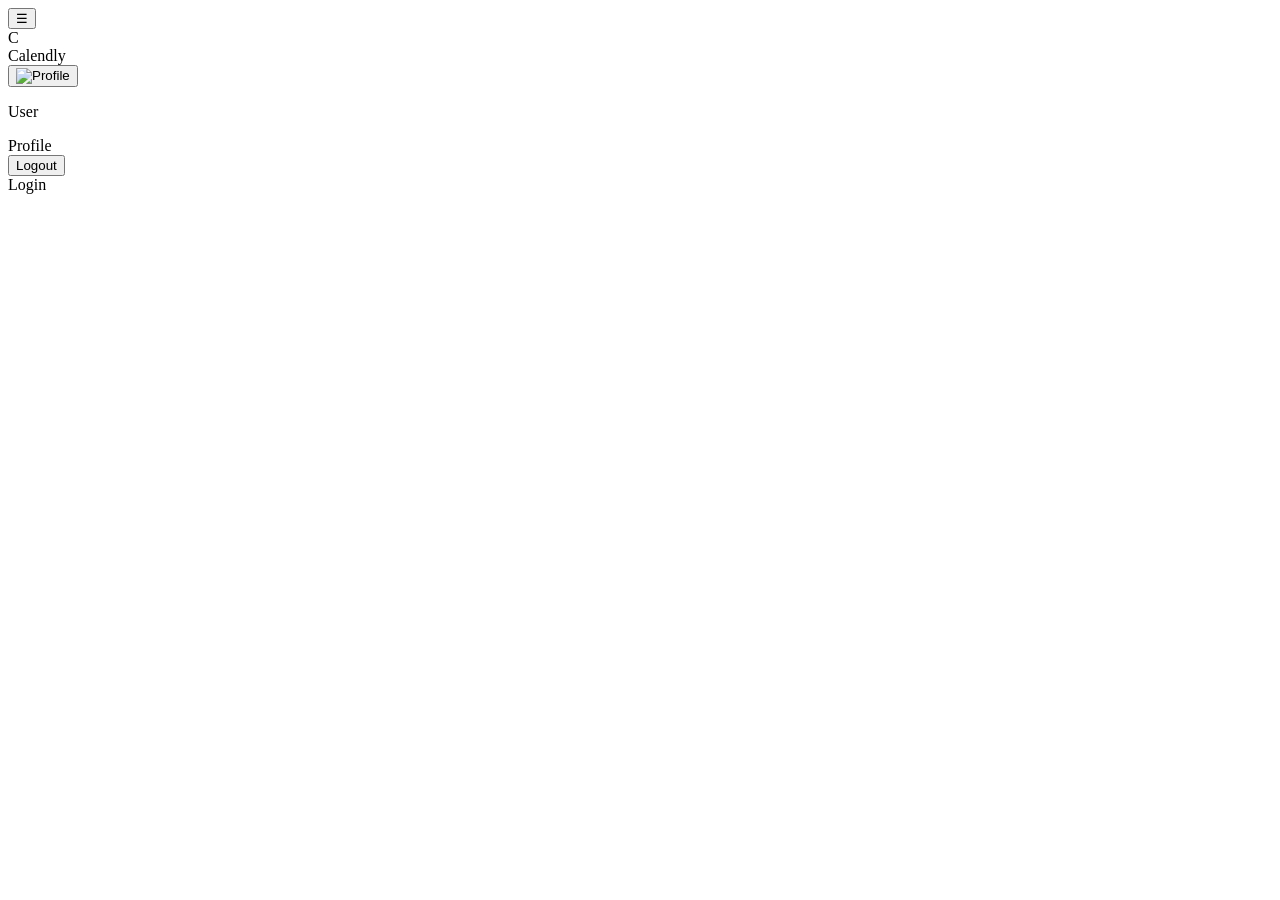
<file: src/main/resources/templates/fragments/navbar.html>
<!DOCTYPE html>
<html xmlns:th="http://www.thymeleaf.org"
      xmlns:sec="http://www.thymeleaf.org/extras/spring-security">
<body>
<nav class="navbar" th:fragment="navbar">
    <div class="navbar-left">
        <button class="collapse-btn" onclick="toggleSidebar()">☰</button>
        <div class="logo">
            <div class="logo-icon">C</div>
            Calendly
        </div>
    </div>
    <div class="navbar-right">
        <!-- If user is logged in -->
        <div sec:authorize="isAuthenticated()">
            <div class="dropdown">
                <button class="dropdown-toggle" onclick="toggleDropdown()">
                    <img th:src="${picture}" alt="Profile" class="profile-pic">
                </button>
                <div id="dropdownMenu" class="dropdown-menu">
                    <p class="user-name" th:text="${name}">User</p>
                    <a th:href="@{/profile}" class="dropdown-item">Profile</a>
                    <form th:action="@{/logout}" method="post" style="margin: 0;">
                        <button type="submit" class="dropdown-item logout-btn">Logout</button>
                    </form>
                </div>
            </div>
        </div>

        <!-- If user is NOT logged in -->
        <div sec:authorize="isAnonymous()">
            <a th:href="@{/login}" class="btn-primary" style="text-decoration: none;">Login</a>
        </div>
    </div>
</nav>
</body>
</html>
</file>
